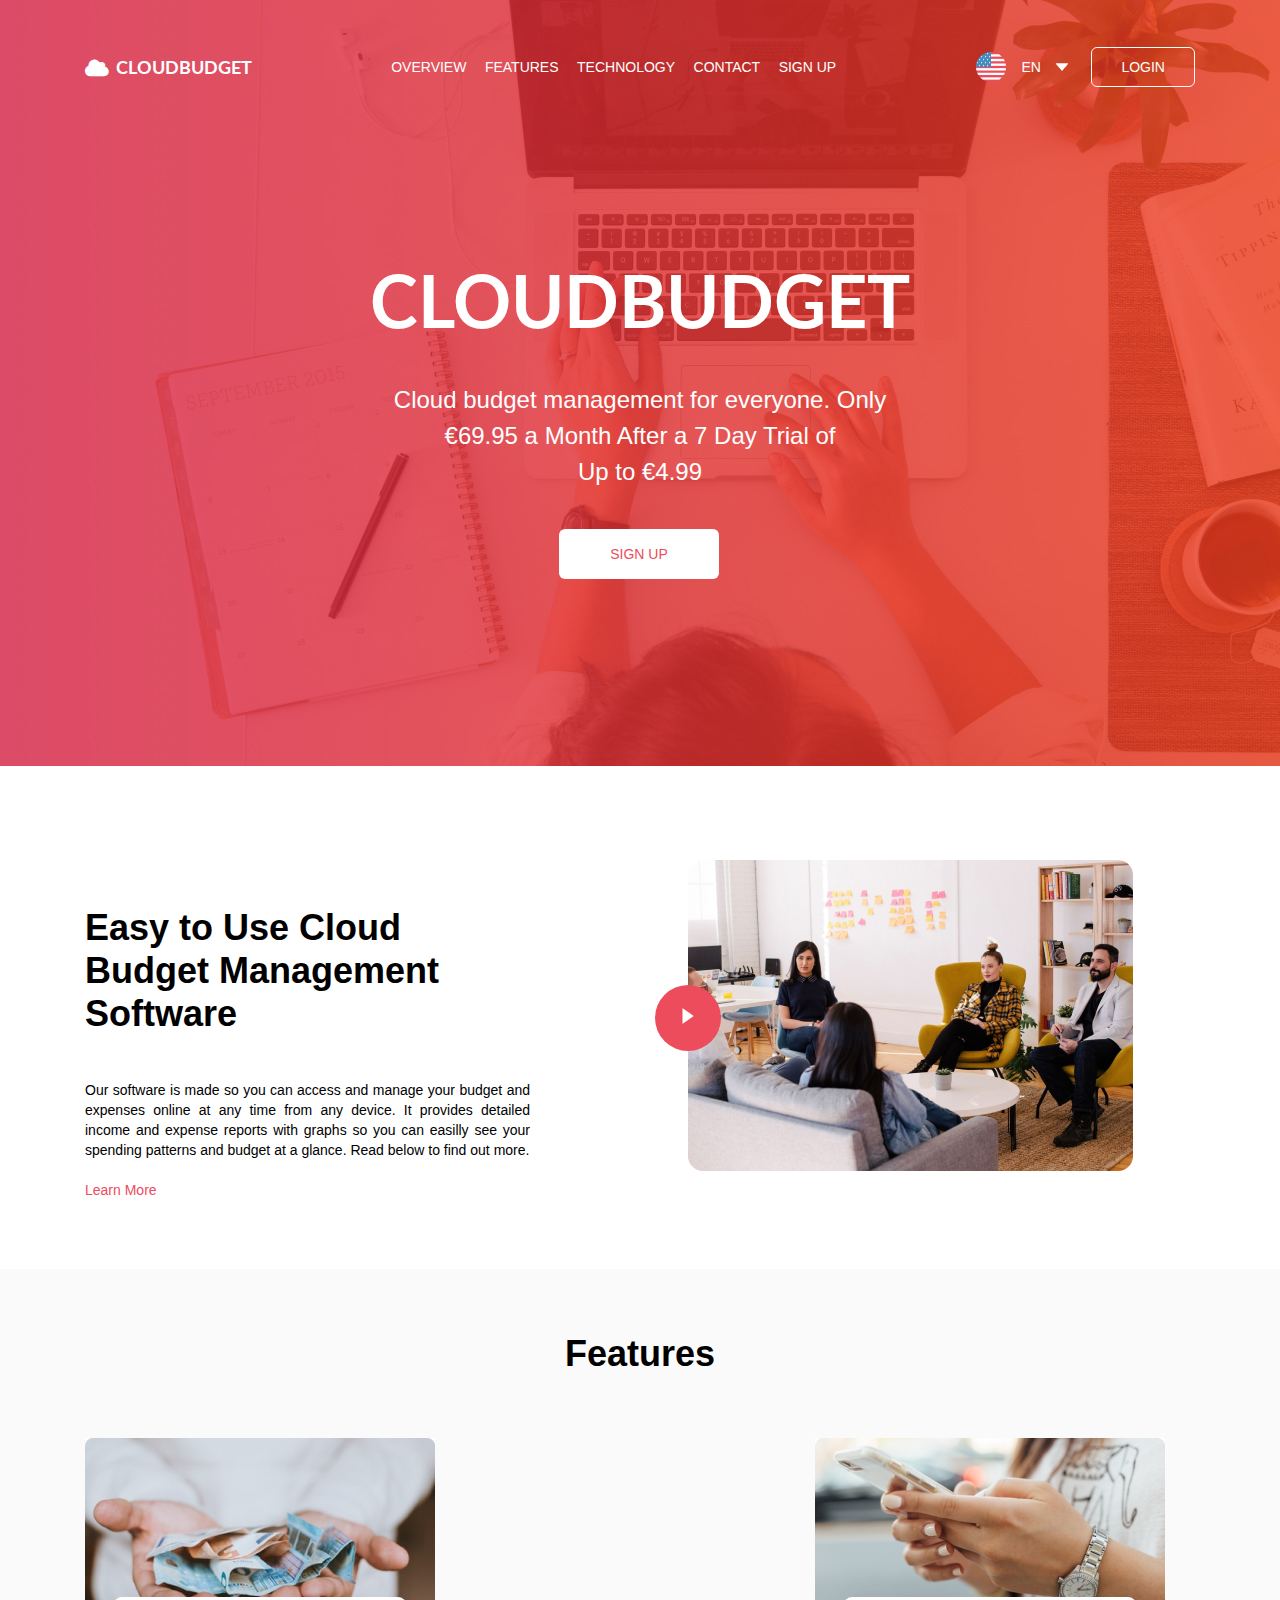
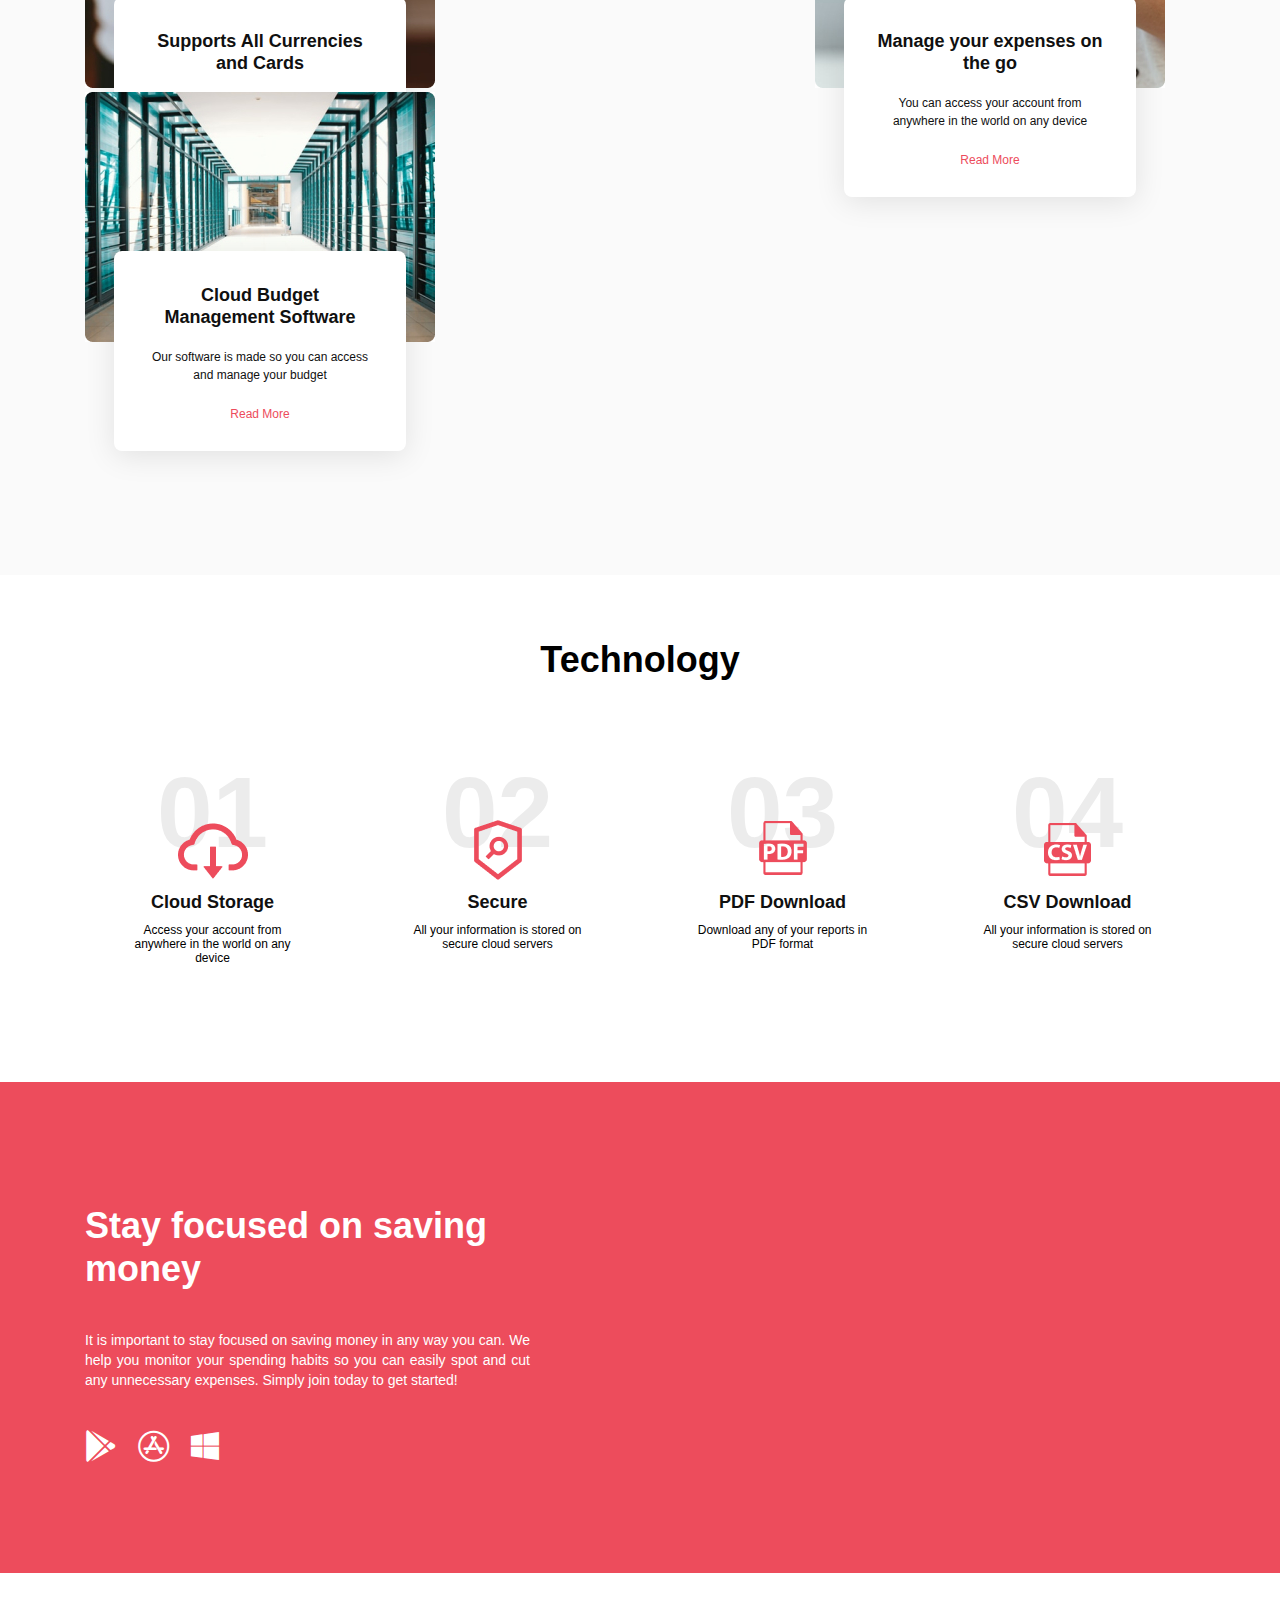
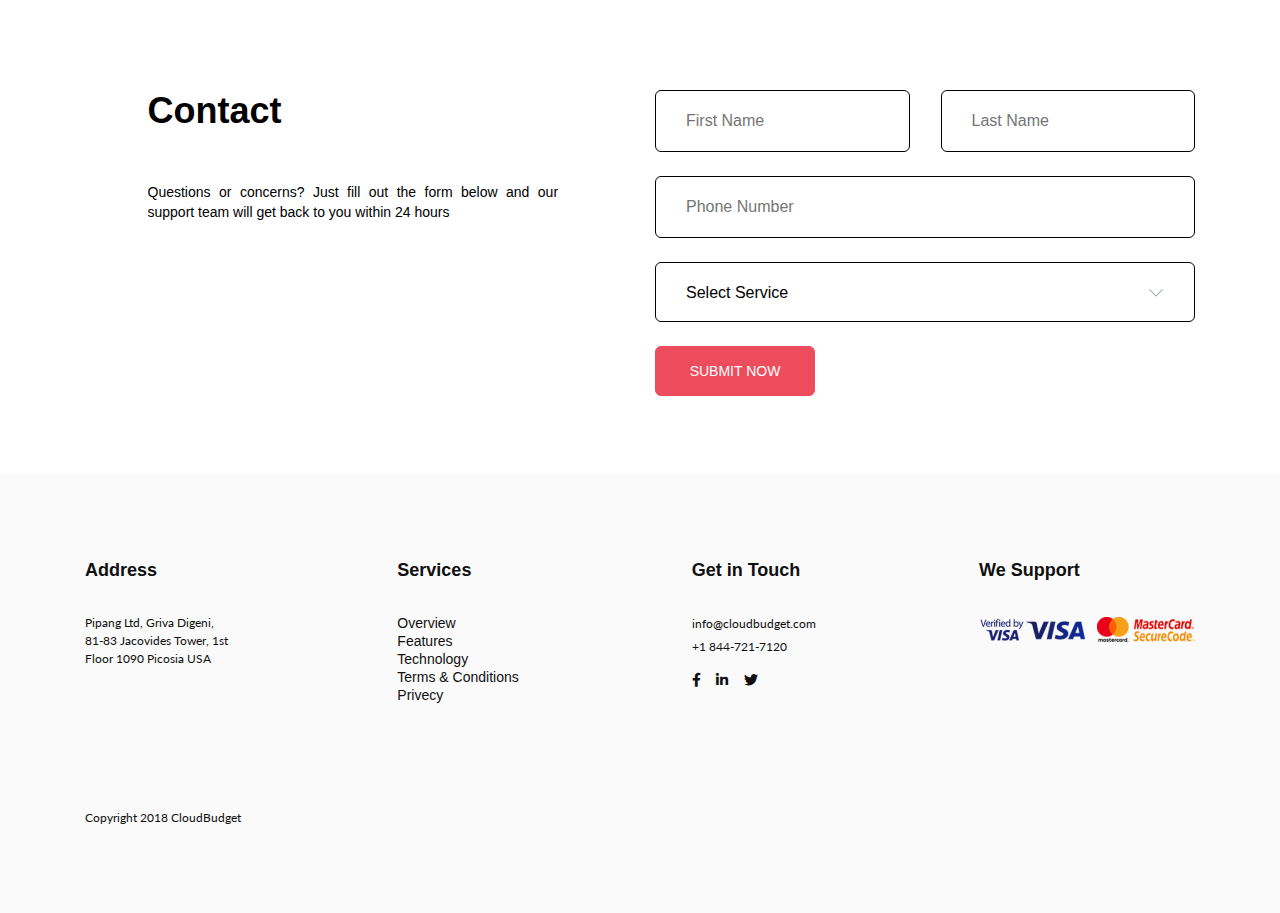
<file: index.html>
<!DOCTYPE html>
<html lang="en">
    <head>
        <meta charset="UTF-8" />
        <meta name="viewport" content="width=device-width, initial-scale=1.0" />
        <title>Document</title>
        <link
            rel="stylesheet"
            href="https://cdnjs.cloudflare.com/ajax/libs/font-awesome/5.13.0/css/all.min.css"
        />
        <link rel="stylesheet" href="./style/style.css" />
        <link
            href="https://fonts.googleapis.com/css2?family=Lato:wght@400;700&display=swap"
            rel="stylesheet"
        />
        <link rel="stylesheet" href="./style/media_request.css" />
        <link rel="stylesheet" href="./style/owl.carousel.min.css" />
        <link rel="stylesheet" href="./style/owl.theme.default.min.css" />
        <link rel="stylesheet" href="./style/animate.css" />
        <link rel="stylesheet" href="./preprocessor/style_scss.css" />
        <link rel="stylesheet" href="./preprocessor/style_sass.css" />
    </head>
    <body>
        <div class="wrapper">
            <!-- 1 контейнер -->
            <section class="container1">
                <heder class="header center">
                    <div class="logo">
                        <i class="fas fa-cloud"></i>
                        <h3>CloudBudget</h3>
                    </div>

                    <nav class="menu" id="menu">
                        <ul>
                            <li><a href="#overview">OVERVIEW</a></li>
                            <li><a href="#features">FEATURES</a></li>
                            <li><a href="#technology">TECHNOLOGY</a></li>
                            <li><a href="#contact">CONTACT</a></li>
                            <li><a href="#">Sign up</a></li>
                        </ul>
                    </nav>

                    <div class="head_right">
                        <div class="language">
                            <img
                                id="EN"
                                class="EN"
                                src="./img/cont1/flag.png"
                                alt="flag"
                            />
                            <div class="style_select_language">
                                <select
                                    class="select_language"
                                    id="select_language"
                                >
                                    <option
                                        selected="selected"
                                        data-url="./index.html"
                                        data-price="./img/cont1/flag.png"
                                        id="switcher-en"
                                        >EN</option
                                    >
                                    <option
                                        data-url="./index_ru.html"
                                        data-price="./img/cont1/flag_ru.png"
                                        id="switcher-ru"
                                        >RU</option
                                    >
                                </select>
                            </div>
                        </div>

                        <button type="submit" class="btn_login">
                            LOGIN
                        </button>
                    </div>

                    <span class="burger" id="burger">
                        <i></i>
                        <i></i>
                        <i></i>
                    </span>
                </heder>

                <div class="menu_background" id="menu_background">
                    <nav class="menu">
                        <ul>
                            <li><a href="#overview">OVERVIEW</a></li>
                            <li><a href="#features">FEATURES</a></li>
                            <li><a href="#technology">TECHNOLOGY</a></li>
                            <li><a href="#contact">CONTACT</a></li>
                            <li><a href="#">Sign up</a></li>
                        </ul>
                    </nav>

                    <div class="head_right">
                        <div class="language">
                            <img
                                id="EN"
                                class="EN"
                                src="./img/cont1/flag.png"
                                alt="flag"
                            />
                            <div class="style_select_language">
                                <select
                                    class="select_language"
                                    id="select_language"
                                >
                                    <option selected="selected"
                                        data-url="./index.html"
                                        data-price="./img/cont1/flag.png"
                                        >EN</option
                                    >
                                    <option
                                        data-url="./index_ru.html"
                                        data-price="./img/cont1/flag_ru.png"
                                        >RU</option
                                    >
                                </select>
                            </div>
                        </div>

                        <button type="submit" class="btn_login">
                            LOGIN
                        </button>
                    </div>
                </div>

                <div class="text_cont1 center">
                    <h1>CloudBudget</h1>
                    <p>
                        Cloud budget management for everyone. Only €69.95 a
                        Month After a 7 Day Trial of <br />
                        Up to €4.99
                    </p>

                    <button type="submit" class="btn_sign_up">
                        Sign Up
                    </button>
                </div>
            </section>

            <!-- 2 контейнер -->
            <section class="container2 center">
                <a name="overview"></a>
                <div class="content_cont2">
                    <div class="text_cont2">
                        <h2>
                            Easy to Use Cloud Budget Management Software
                        </h2>
                        <p>
                            Our software is made so you can access and manage
                            your budget and expenses online at any time from any
                            device. It provides detailed income and expense
                            reports with graphs so you can easilly see your
                            spending patterns and budget at a glance. Read below
                            to find out more.
                            <br />
                            <br />
                            <a href="#">Learn More</a>
                        </p>
                    </div>
                    <div class="img_cont2">
                        <div class="video_cont2">
                            <button type="submit" class="btn_play">
                                <img
                                    src="./img/cont2/playSolid.png"
                                    alt="playSolid"
                                />
                            </button>
                            <img
                                src="./img/cont2/picture_cont2.jpg"
                                alt="picture"
                            />
                        </div>
                    </div>
                </div>
            </section>

            <!-- 3 контейнер -->
            <section class="container3">
                <a name="features"></a>
                <div class="content_cont3 center">
                    <h2>Features</h2>
                    <div class="cards">
                        <div class="content_card">
                            <img src="./img/cont3/card1.jpg" alt="card1" />
                            <div class="wrapper_text_card">
                                <div class="text_card">
                                    <h3>
                                        Supports All Currencies and Cards
                                    </h3>
                                    <p>
                                        We support all popular currencies and is
                                        fully customizable to add
                                    </p>
                                    <div class="link_cont3">
                                        <a href="#">Read More</a>
                                    </div>
                                </div>
                            </div>
                        </div>

                        <div class="content_card">
                            <img src="./img/cont3/card2.jpg" alt="card2" />
                            <div class="wrapper_text_card">
                                <div class="text_card">
                                    <h3>
                                        Manage your expenses on the go
                                    </h3>
                                    <p>
                                        You can access your account from
                                        anywhere in the world on any device
                                    </p>
                                    <div class="link_cont3">
                                        <a href="#">Read More</a>
                                    </div>
                                </div>
                            </div>
                        </div>

                        <div class="content_card">
                            <img src="./img/cont3/card3.jpg" alt="card3" />
                            <div class="wrapper_text_card">
                                <div class="text_card">
                                    <h3>
                                        Cloud Budget Management Software
                                    </h3>
                                    <p>
                                        Our software is made so you can access
                                        and manage your budget
                                    </p>
                                    <div class="link_cont3">
                                        <a href="#">Read More</a>
                                    </div>
                                </div>
                            </div>
                        </div>
                    </div>
                </div>
            </section>

            <!-- 4 контейнер -->
            <section class="container4 center">
                <a name="technology"></a>
                <h2>Technology</h2>
                <div class="cards_cont4">
                    <div class="content_card_cont4">
                        <h3>01</h3>
                        <h4>Cloud Storage</h4>
                        <p>
                            Access your account from anywhere in the world on
                            any device
                        </p>
                        <div class="icon_cont4">
                            <img
                                src="./img/cont4/cloud_download.png"
                                alt="cloud_download"
                            />
                        </div>
                    </div>

                    <div class="content_card_cont4">
                        <h3>02</h3>
                        <h4>Secure</h4>
                        <p>
                            All your information is stored on secure cloud
                            servers
                        </p>
                        <div class="icon_cont4">
                            <img
                                src="./img/cont4/security.png"
                                alt="cloud_download"
                            />
                        </div>
                    </div>

                    <div class="content_card_cont4">
                        <h3>03</h3>
                        <h4>PDF Download</h4>
                        <p>
                            Download any of your reports in PDF format
                        </p>
                        <div class="icon_cont4">
                            <img
                                src="./img/cont4/file_pdf.png"
                                alt="cloud_download"
                            />
                        </div>
                    </div>

                    <div class="content_card_cont4">
                        <h3>04</h3>
                        <h4>CSV Download</h4>
                        <p>
                            All your information is stored on secure cloud
                            servers
                        </p>
                        <div class="icon_cont4">
                            <img
                                src="./img/cont4/csv.png"
                                alt="cloud_download"
                            />
                        </div>
                    </div>
                </div>
            </section>

            <!-- 5 контейнер -->
            <section class="container5">
                <div class="content_cont5 center">
                    <div class="text_cont5">
                        <h2>
                            Stay focused on saving money
                        </h2>
                        <p>
                            It is important to stay focused on saving money in
                            any way you can. We help you monitor your spending
                            habits so you can easily spot and cut any
                            unnecessary expenses. Simply join today to get
                            started!
                        </p>
                        <div class="icon_shop">
                            <i class="fab fa-google-play"></i>
                            <i class="fab fa-app-store"></i>
                            <i class="fab fa-windows"></i>
                        </div>
                    </div>
                    <div class="carousel">
                        <div class="owl-carousel">
                            <div class="img">
                                <img
                                    src="./img/cont5/galleary_1.png"
                                    alt="galleary"
                                />
                            </div>
                            <div class="img">
                                <img
                                    src="./img/cont5/galleary_2.png"
                                    alt="galleary"
                                />
                            </div>
                            <div class="img">
                                <img
                                    src="./img/cont5/galleary_3.png"
                                    alt="galleary"
                                />
                            </div>
                        </div>
                    </div>
                </div>
            </section>

            <!-- 6 контейнер -->
            <section class="container6 center">
                <a name="contact"></a>
                <div class="text_content_cont6">
                    <h2>Contact</h2>
                    <p>
                        Questions or concerns? Just fill out the form below and
                        our support team will get back to you within 24 hours
                    </p>
                </div>
                <div class="input_cont6">
                    <div class="name">
                        <input
                            class="input_firstName"
                            type="text"
                            placeholder="First Name"
                            autocomplete="on"
                        />
                        <input
                            class="input_lastName"
                            type="text"
                            placeholder="Last Name"
                            autocomplete="on"
                        />
                    </div>
                    <input
                        class="input_tel"
                        type="tel"
                        placeholder="Phone Number"
                        autocomplete="on"
                    />
                    <div class="style_select_service">
                        <select class="select_service">
                            <option value="0">Select Service</option>
                            <option value="1">Select Service</option>
                            <option value="2">Select Service</option>
                            <option value="3">Select Service</option>
                            <option value="4">Select Service</option>
                        </select>
                    </div>

                    <input
                        class="btn_submit"
                        type="submit"
                        value="Submit Now"
                    />
                </div>
            </section>

            <!-- 7 контейнер -->
            <section class="container7">
                <div class="content_cont7 center">
                    <div class="address">
                        <h2>Address</h2>
                        <address>
                            Pipang Ltd, Griva Digeni, <br />
                            81-83 Jacovides Tower, 1st <br />
                            Floor 1090 Picosia USA
                        </address>
                    </div>
                    <div class="services">
                        <h2>Services</h2>
                        <nav class="menu">
                            <ul>
                                <li><a href="#overview">Overview</a></li>
                                <li><a href="#features">Features</a></li>
                                <li>
                                    <a href="#technology">Technology</a>
                                </li>
                                <li><a href="#">Terms & Conditions</a></li>
                                <li><a href="#">Privecy</a></li>
                            </ul>
                        </nav>
                    </div>
                    <div class="get_in_touch">
                        <div class="content">
                            <h2>Get in Touch</h2>
                            <div class="email">
                                <a href="info@cloudbudget.com"
                                    >info@cloudbudget.com</a
                                >
                            </div>
                            <div class="phone">
                                <a href="+1 844-721-7120">+1 844-721-7120</a>
                            </div>
                        </div>
                        <div class="icon_messenger">
                            <i class="fab fa-facebook-f"></i>
                            <i class="fab fa-linkedin-in"></i>
                            <i class="fab fa-twitter"></i>
                        </div>
                    </div>
                    <div class="we_support">
                        <h2>We Support</h2>
                        <img src="./img/cont7/visa.png" alt="visa" />
                    </div>
                </div>
                <footer class="center">
                    <p>Copyright 2018 CloudBudget</p>
                </footer>
            </section>
        </div>

        <script
            src="https://code.jquery.com/jquery-3.4.1.slim.min.js"
            integrity="sha384-J6qa4849blE2+poT4WnyKhv5vZF5SrPo0iEjwBvKU7imGFAV0wwj1yYfoRSJoZ+n"
            crossorigin="anonymous"
        ></script>
        <script src="./script/owl.carousel.min.js"></script>
        <script src="./script/wow.min.js"></script>
        <script>
            new WOW().init();
        </script>
        <script>
            $(document).ready(function () {
                $(".owl-carousel").owlCarousel({
                    items: 1,
                    loop: true,
                    autoWidth: true,
                });
            });
        </script>
        <script src="./script/href.js"></script>
        <script src="./script/script.js"></script>
    </body>
</html>
</file>
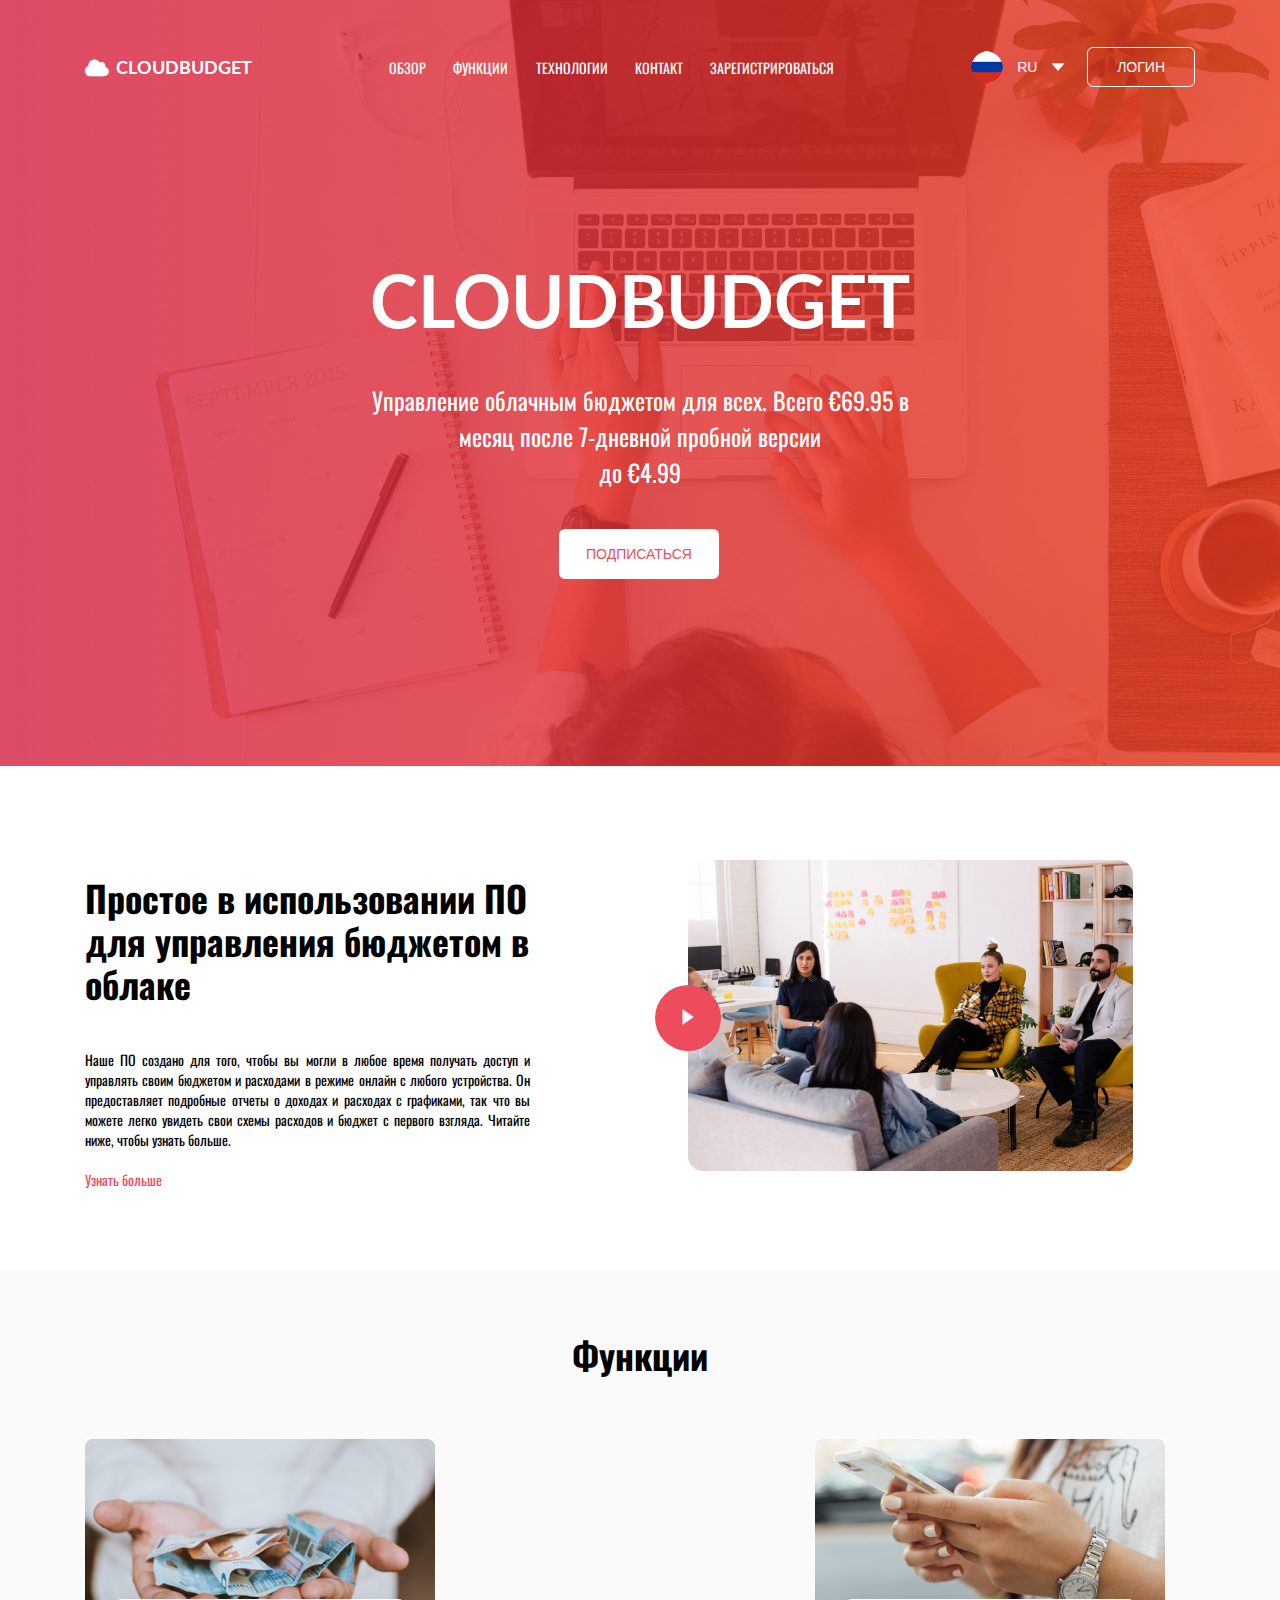
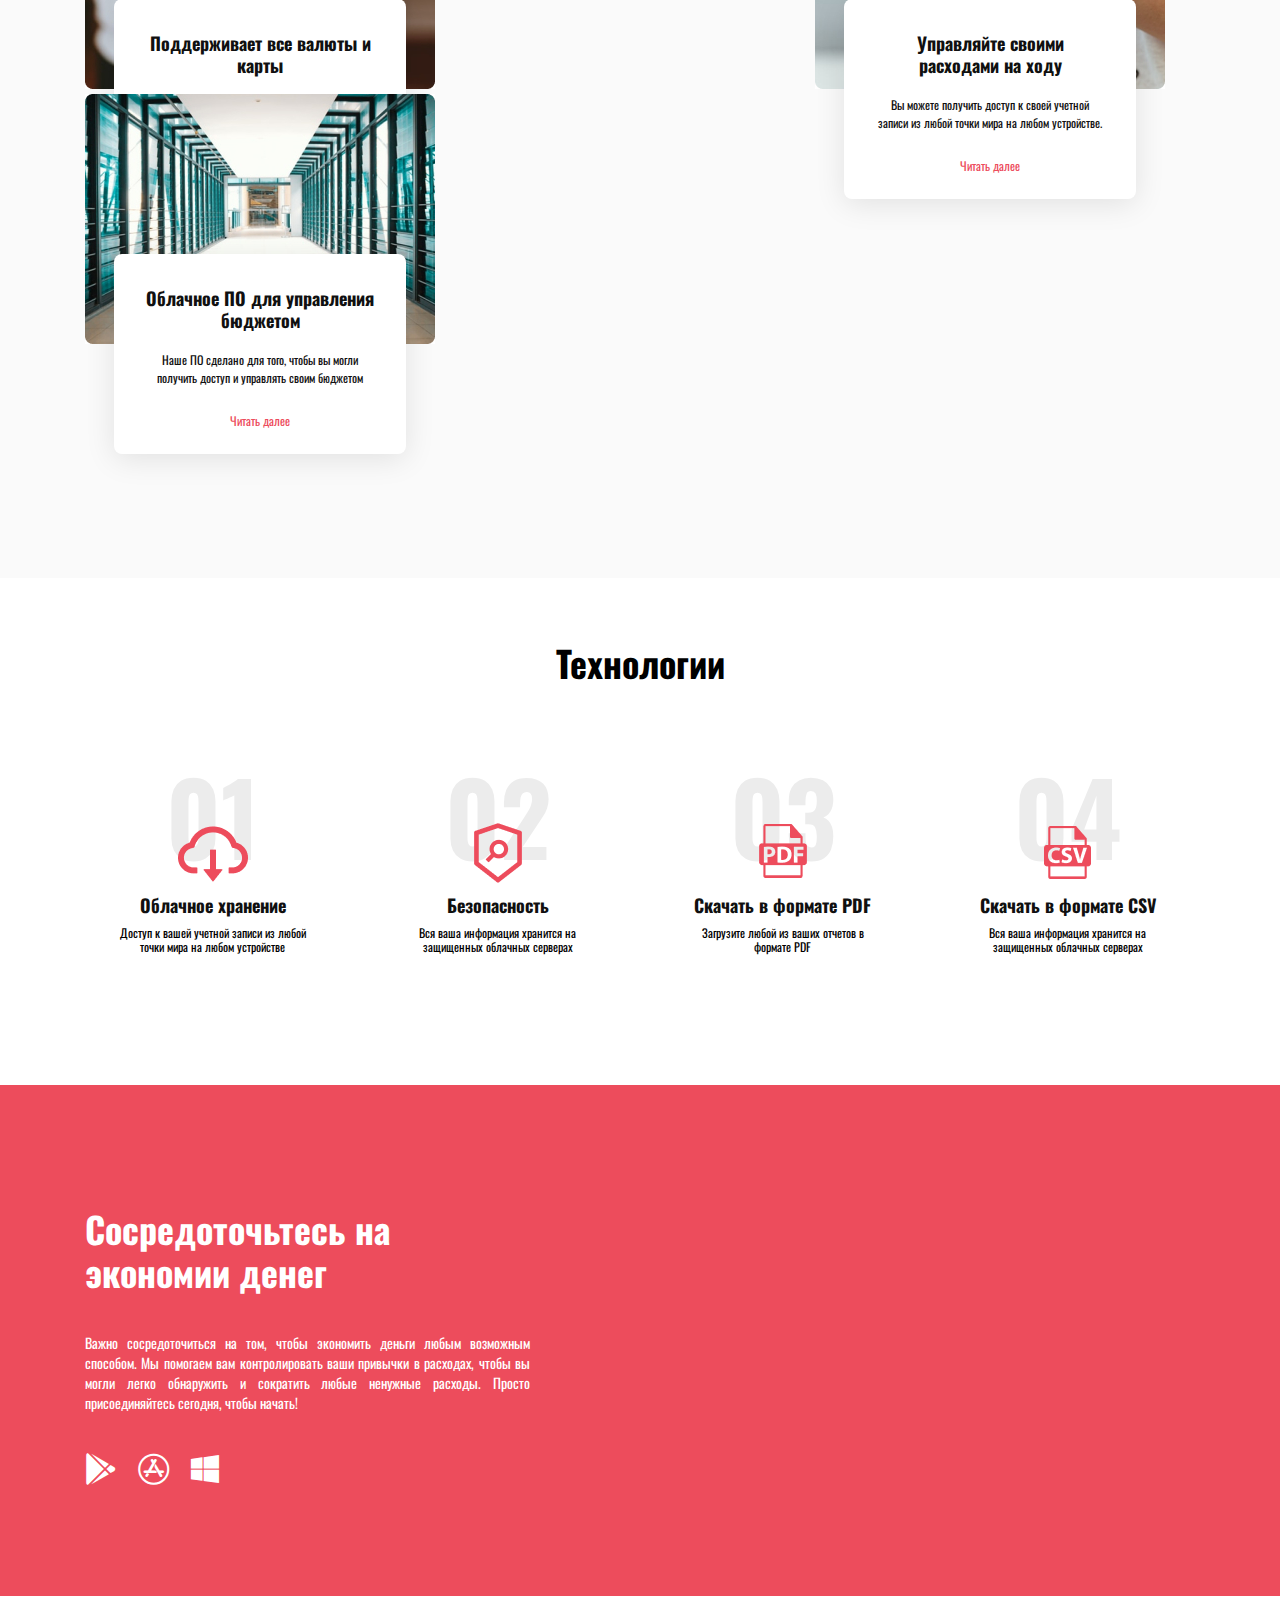
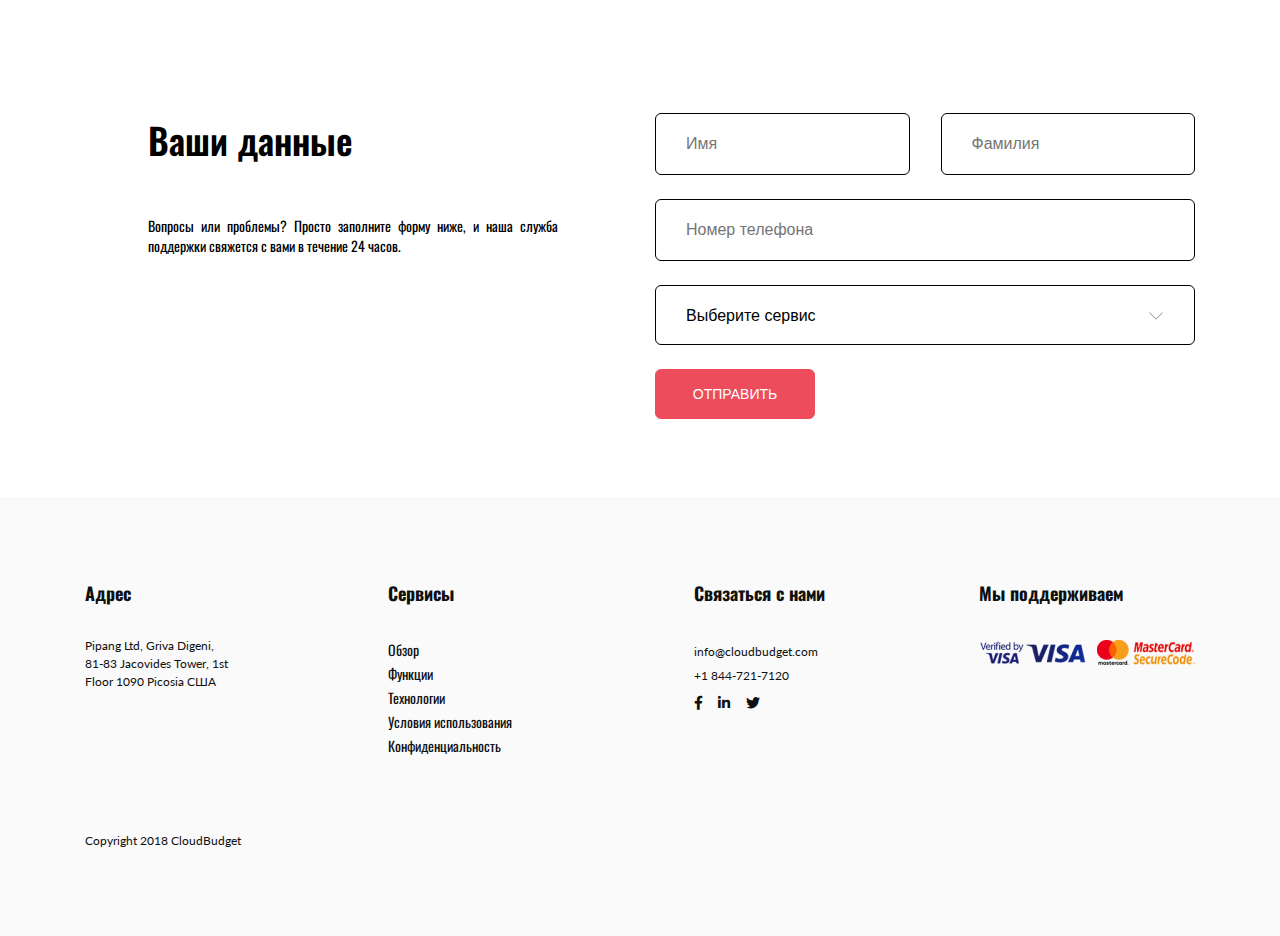
<file: index_ru.html>
<!DOCTYPE html>
<html lang="ru">
    <head>
        <meta charset="UTF-8" />
        <meta name="viewport" content="width=device-width, initial-scale=1.0" />
        <title>Документ</title>
        <link
            rel="stylesheet"
            href="https://cdnjs.cloudflare.com/ajax/libs/font-awesome/5.13.0/css/all.min.css"
        />
        <link rel="stylesheet" href="./style/style.css" />
        <link
            href="https://fonts.googleapis.com/css2?family=Lato:wght@400;700&display=swap"
            rel="stylesheet"
        />
        <link
            href="https://fonts.googleapis.com/css2?family=Oswald:wght@400;700&display=swap"
            rel="stylesheet"
        />
        <link rel="stylesheet" href="./style/media_request.css" />
        <link rel="stylesheet" href="./style/owl.carousel.min.css" />
        <link rel="stylesheet" href="./style/owl.theme.default.min.css" />
        <link rel="stylesheet" href="./style/animate.css" />
        <link rel="stylesheet" href="./preprocessor/style_scss.css" />
        <link rel="stylesheet" href="./preprocessor/style_sass.css" />
    </head>
    <body>
        <div class="wrapper">
            <!-- 1 контейнер -->
            <section class="container1">
                <heder class="header center">
                    <div class="logo">
                        <i class="fas fa-cloud"></i>
                        <h3>CloudBudget</h3>
                    </div>

                    <nav class="menu" id="menu">
                        <ul>
                            <li><a href="#overview">ОБЗОР</a></li>
                            <li><a href="#features">ФУНКЦИИ</a></li>
                            <li><a href="#technology">ТЕХНОЛОГИИ</a></li>
                            <li><a href="#contact">КОНТАКТ</a></li>
                            <li><a href="#">Зарегистрироваться</a></li>
                        </ul>
                    </nav>

                    <div class="head_right">
                        <div class="language">
                            <img
                                id="EN"
                                class="EN"
                                src="./img/cont1/flag_ru.png"
                                alt="flag"
                            />
                            <div class="style_select_language">
                                <select
                                    class="select_language"
                                    id="select_language"
                                >
                                    <option
                                        data-url="./index.html"
                                        data-price="./img/cont1/flag.png"
                                        id="switcher-en"
                                        >EN</option
                                    >
                                    <option
                                        selected="selected"
                                        data-url="./index_ru.html"
                                        data-price="./img/cont1/flag_ru.png"
                                        id="switcher-ru"
                                        >RU</option
                                    >
                                </select>
                            </div>
                        </div>

                        <button type="submit" class="btn_login">
                            Логин
                        </button>
                    </div>

                    <span class="burger" id="burger">
                        <i></i>
                        <i></i>
                        <i></i>
                    </span>
                </heder>

                <div class="menu_background" id="menu_background">
                    <nav class="menu">
                        <ul>
                            <li><a href="#overview">ОБЗОР</a></li>
                            <li><a href="#features">ФУНКЦИИ</a></li>
                            <li><a href="#technology">ТЕХНОЛОГИИ</a></li>
                            <li><a href="#contact">КОНТАКТ</a></li>
                            <li><a href="#">Зарегистрироваться</a></li>
                        </ul>
                    </nav>

                    <div class="head_right">
                        <div class="language">
                            <img
                                id="EN"
                                class="EN"
                                src="./img/cont1/flag_ru.png"
                                alt="flag"
                            />
                            <div class="style_select_language">
                                <select
                                    class="select_language"
                                    id="select_language"
                                >
                                    <option
                                        data-url="./index.html"
                                        data-price="./img/cont1/flag.png"
                                        >EN</option
                                    >
                                    <option
                                        selected="selected"
                                        data-url="./index_ru.html"
                                        data-price="./img/cont1/flag_ru.png"
                                        >RU</option
                                    >
                                </select>
                            </div>
                        </div>

                        <button type="submit" class="btn_login">
                            Логин
                        </button>
                    </div>
                </div>

                <div class="text_cont1 center">
                    <h1>CloudBudget</h1>
                    <p>
                        Управление облачным бюджетом для всех. Всего €69.95 в
                        месяц после 7-дневной пробной версии <br />
                        до €4.99
                    </p>

                    <button type="submit" class="btn_sign_up btn_sign_up_ru">
                        Подписаться
                    </button>
                </div>
            </section>

            <!-- 2 контейнер -->
            <section class="container2 center">
                <a name="overview"></a>
                <div class="content_cont2">
                    <div class="text_cont2 text_cont2_RU">
                        <h2>
                            Простое в использовании ПО для управления бюджетом в
                            облаке
                        </h2>
                        <p>
                            Наше ПО создано для того, чтобы вы могли в любое
                            время получать доступ и управлять своим бюджетом и
                            расходами в режиме онлайн с любого устройства. Он
                            предоставляет подробные отчеты о доходах и расходах
                            с графиками, так что вы можете легко увидеть свои
                            схемы расходов и бюджет с первого взгляда. Читайте
                            ниже, чтобы узнать больше.
                            <br />
                            <br />
                            <a href="#">Узнать больше</a>
                        </p>
                    </div>
                    <div class="img_cont2">
                        <div class="video_cont2">
                            <button type="submit" class="btn_play">
                                <img
                                    src="./img/cont2/playSolid.png"
                                    alt="playSolid"
                                />
                            </button>
                            <img
                                src="./img/cont2/picture_cont2.jpg"
                                alt="picture"
                            />
                        </div>
                    </div>
                </div>
            </section>

            <!-- 3 контейнер -->
            <section class="container3">
                <a name="features"></a>
                <div class="content_cont3 center">
                    <h2>Функции</h2>
                    <div class="cards">
                        <div class="content_card">
                            <img src="./img/cont3/card1.jpg" alt="card1" />
                            <div class="wrapper_text_card">
                                <div class="text_card">
                                    <h3>
                                        Поддерживает все валюты и карты
                                    </h3>
                                    <p>
                                        Мы поддерживаем все популярные валюты и
                                        полностью настраиваемы для добавления
                                    </p>
                                    <div class="link_cont3">
                                        <a href="#">Читать далее</a>
                                    </div>
                                </div>
                            </div>
                        </div>

                        <div class="content_card">
                            <img src="./img/cont3/card2.jpg" alt="card2" />
                            <div class="wrapper_text_card">
                                <div class="text_card">
                                    <h3>
                                        Управляйте своими расходами на ходу
                                    </h3>
                                    <p>
                                        Вы можете получить доступ к своей
                                        учетной записи из любой точки мира на
                                        любом устройстве.
                                    </p>
                                    <div class="link_cont3">
                                        <a href="#">Читать далее</a>
                                    </div>
                                </div>
                            </div>
                        </div>

                        <div class="content_card">
                            <img src="./img/cont3/card3.jpg" alt="card3" />
                            <div class="wrapper_text_card">
                                <div class="text_card">
                                    <h3>
                                        Облачное ПО для управления бюджетом
                                    </h3>
                                    <p>
                                        Наше ПО сделано для того, чтобы вы могли
                                        получить доступ и управлять своим
                                        бюджетом
                                    </p>
                                    <div class="link_cont3">
                                        <a href="#">Читать далее</a>
                                    </div>
                                </div>
                            </div>
                        </div>
                    </div>
                </div>
            </section>

            <!-- 4 контейнер -->
            <section class="container4 center">
                <a name="technology"></a>
                <h2>Технологии</h2>
                <div class="cards_cont4">
                    <div class="content_card_cont4">
                        <h3>01</h3>
                        <h4>Облачное хранение</h4>
                        <p>
                            Доступ к вашей учетной записи из любой точки мира на
                            любом устройстве
                        </p>
                        <div class="icon_cont4">
                            <img
                                src="./img/cont4/cloud_download.png"
                                alt="cloud_download"
                            />
                        </div>
                    </div>

                    <div class="content_card_cont4">
                        <h3>02</h3>
                        <h4>Безопасность</h4>
                        <p>
                            Вся ваша информация хранится на защищенных облачных
                            серверах
                        </p>
                        <div class="icon_cont4">
                            <img
                                src="./img/cont4/security.png"
                                alt="cloud_download"
                            />
                        </div>
                    </div>

                    <div class="content_card_cont4">
                        <h3>03</h3>
                        <h4>Скачать в формате PDF</h4>
                        <p>
                            Загрузите любой из ваших отчетов в формате PDF
                        </p>
                        <div class="icon_cont4">
                            <img
                                src="./img/cont4/file_pdf.png"
                                alt="cloud_download"
                            />
                        </div>
                    </div>

                    <div class="content_card_cont4">
                        <h3>04</h3>
                        <h4>Скачать в формате CSV</h4>
                        <p>
                            Вся ваша информация хранится на защищенных облачных
                            серверах
                        </p>
                        <div class="icon_cont4">
                            <img
                                src="./img/cont4/csv.png"
                                alt="cloud_download"
                            />
                        </div>
                    </div>
                </div>
            </section>

            <!-- 5 контейнер -->
            <section class="container5">
                <div class="content_cont5 center">
                    <div class="text_cont5">
                        <h2>
                            Сосредоточьтесь на экономии денег
                        </h2>
                        <p>
                            Важно сосредоточиться на том, чтобы экономить деньги
                            любым возможным способом. Мы помогаем вам
                            контролировать ваши привычки в расходах, чтобы вы
                            могли легко обнаружить и сократить любые ненужные
                            расходы. Просто присоединяйтесь сегодня, чтобы
                            начать!
                        </p>
                        <div class="icon_shop">
                            <i class="fab fa-google-play"></i>
                            <i class="fab fa-app-store"></i>
                            <i class="fab fa-windows"></i>
                        </div>
                    </div>
                    <div class="carousel">
                        <div class="owl-carousel">
                            <div class="img">
                                <img
                                    src="./img/cont5/galleary_1.png"
                                    alt="galleary"
                                />
                            </div>
                            <div class="img">
                                <img
                                    src="./img/cont5/galleary_2.png"
                                    alt="galleary"
                                />
                            </div>
                            <div class="img">
                                <img
                                    src="./img/cont5/galleary_3.png"
                                    alt="galleary"
                                />
                            </div>
                        </div>
                    </div>
                </div>
            </section>

            <!-- 6 контейнер -->
            <section class="container6 center">
                <a name="contact"></a>
                <div class="text_content_cont6">
                    <h2>Ваши данные</h2>
                    <p>
                        Вопросы или проблемы? Просто заполните форму ниже, и
                        наша служба поддержки свяжется с вами в течение 24
                        часов.
                    </p>
                </div>
                <div class="input_cont6">
                    <div class="name">
                        <input
                            class="input_firstName"
                            type="text"
                            placeholder="Имя"
                            autocomplete="on"
                        />
                        <input
                            class="input_lastName"
                            type="text"
                            placeholder="Фамилия"
                            autocomplete="on"
                        />
                    </div>
                    <input
                        class="input_tel"
                        type="tel"
                        placeholder="Номер телефона"
                        autocomplete="on"
                    />
                    <div class="style_select_service">
                        <select class="select_service">
                            <option value="0">Выберите сервис</option>
                            <option value="1">Выберите сервис</option>
                            <option value="2">Выберите сервис</option>
                            <option value="3">Выберите сервис</option>
                            <option value="4">Выберите сервис</option>
                        </select>
                    </div>

                    <input class="btn_submit" type="submit" value="Отправить" />
                </div>
            </section>

            <!-- 7 контейнер -->
            <section class="container7">
                <div class="content_cont7 center">
                    <div class="address">
                        <h2>Адрес</h2>
                        <address>
                            Pipang Ltd, Griva Digeni, <br />
                            81-83 Jacovides Tower, 1st <br />
                            Floor 1090 Picosia США
                        </address>
                    </div>
                    <div class="services services_RU">
                        <h2>Сервисы</h2>
                        <nav class="menu">
                            <ul>
                                <li><a href="#overview">Обзор</a></li>
                                <li><a href="#features">Функции</a></li>
                                <li>
                                    <a href="#technology">Технологии</a>
                                </li>
                                <li><a href="#">Условия использования</a></li>
                                <li><a href="#">Конфиденциальность</a></li>
                            </ul>
                        </nav>
                    </div>
                    <div class="get_in_touch">
                        <div class="content content_RU">
                            <h2>Связаться с нами</h2>
                            <div class="email">
                                <a href="info@cloudbudget.com"
                                    >info@cloudbudget.com</a
                                >
                            </div>
                            <div class="phone phone_RU">
                                <a href="+1 844-721-7120">+1 844-721-7120</a>
                            </div>
                        </div>
                        <div class="icon_messenger">
                            <i class="fab fa-facebook-f"></i>
                            <i class="fab fa-linkedin-in"></i>
                            <i class="fab fa-twitter"></i>
                        </div>
                    </div>
                    <div class="we_support">
                        <h2>Мы поддерживаем</h2>
                        <img src="./img/cont7/visa.png" alt="visa" />
                    </div>
                </div>
                <footer class="center">
                    <p>Copyright 2018 CloudBudget</p>
                </footer>
            </section>
        </div>

        <script
            src="https://code.jquery.com/jquery-3.4.1.slim.min.js"
            integrity="sha384-J6qa4849blE2+poT4WnyKhv5vZF5SrPo0iEjwBvKU7imGFAV0wwj1yYfoRSJoZ+n"
            crossorigin="anonymous"
        ></script>
        <script src="./script/owl.carousel.min.js"></script>
        <script src="./script/wow.min.js"></script>
        <script>
            new WOW().init();
        </script>
        <script>
            $(document).ready(function () {
                $(".owl-carousel").owlCarousel({
                    items: 1,
                    loop: true,
                    autoWidth: true,
                });
            });
        </script>
        <script src="./script/href.js"></script>
        <script src="./script/script.js"></script>
    </body>
</html>
</file>
<file: style/style.css>
* {
    margin: 0;
    padding: 0;
    border: 0;
    outline: 0; /* отступы поля ввода */
    list-style-type: none;
}

body {
    font-family: "Lato", sans-serif;
    font-family: 'Oswald', sans-serif;
    font-weight: 400;
}

.wrapper {
    max-width: 1440px;
    width: 100%;
    margin: 0 auto;
}

.center {
    max-width: 1110px;
    width: 90%;
    margin: 0 auto;
}

/* Старт container1 */

.container1 {
    background-image: url(../img/cont1/background_cont1.jpg);
    background-repeat: no-repeat;
    background-position: center;
    object-fit: cover;
    min-height: 766px;
}

.container1 .header {
    height: 100px;
    padding-top: 17px;
    display: flex;
    align-items: center;
    color: white;
    justify-content: space-between;
}

.container1 .header .logo {
    display: flex;
    align-items: center;
}

.container1 .header .logo i {
    font-size: 19px;
}

.container1 .header .logo h3 {
    font-family: "Lato", sans-serif;
    font-weight: bold;
    font-size: 18px;
    text-transform: uppercase;
    margin-left: 7px;
}

.container1 .header .menu {
    width: 445px;
}

.container1 .header .menu ul {
    display: flex;
    justify-content: space-between;
}

.container1 .header .menu ul li {
    cursor: pointer;
}

.container1 .header .menu ul li a {
    text-decoration: none;
    font-size: 14px;
    font-weight: 400;
    text-transform: uppercase;
    color: #ffffff;
}

.container1 .header .menu ul li a:hover,
.container1 .header .menu ul li a:focus,
.container1 .header .menu ul li a:active {
    color: #ffb9b9;
}

.container1 .header .head_right {
    display: flex;
    align-items: center;
}

.container1 .header .head_right .language {
    display: flex;
    align-items: center;
    width: 96px;
    justify-content: space-between;
}

.container1
    .header
    .head_right
    .language
    .style_select_language
    .select_language {
    border-radius: 0;
    background: transparent;
    height: 34px;
    padding: 5px;
    border: 0;
    font-size: 14px;
    -webkit-appearance: none;
    width: 55px;
    font-weight: 400;
    color: #ffffff;
}

.container1 .header .head_right .language .style_select_language {
    height: 34px;
    background: url(../img/cont1/arrow_select_language.png) no-repeat right;
    width: 55px;
}

/* .container1
    .header
    .head_right
    .language
    .style_select_language
    .select_language:hover,
.container1
    .header
    .head_right
    .language
    .style_select_language
    .select_language:focus,
.container1
    .header
    .head_right
    .language
    .style_select_language
    .select_language:active {
    cursor: pointer;
    border: 1px #b4b4b4 solid;
} */

.container1 .header .head_right .language img {
    max-width: 100%;
}

.container1 .header .head_right .btn_login {
    font-size: 14px;
    font-weight: 400;
    padding: 11px 29px;
    border: 1px solid #ffffff;
    border-radius: 6px;
    text-transform: uppercase;
    color: #ffffff;
    margin-left: 20px;
    background: transparent;
    cursor: pointer;
}

.container1 .header .head_right .btn_login:hover,
.container1 .header .head_right .btn_login:focus {
    color: #ffb9b9;
    border-color: #ffb9b9;
}

/* Работа с бургер меню */

.container1 .burger {
    display: none;
}

.container1 .menu_background {
    display: none;
    position: absolute;
    background-color: rgba(237, 76, 92, 0.9);
    width: 100%;
    height: 100vh;
    max-height: 766px;
    left: 0;
    top: 0;
}

.container1 .menu_background .menu {
    margin-top: 117px;
}

.container1 .menu_background .menu ul {
    display: grid;
    grid-template-columns: 1fr;
    grid-template-rows: repeat(5, 1fr);
    margin-left: 5%;
    margin-right: 5%;
    grid-row-gap: 5px;
}

.container1 .menu_background .menu ul li {
    padding: 5px 0;
    text-align: end;
}

.container1 .menu_background .menu ul li a {
    text-decoration: none;
    font-size: 14px;
    font-weight: 400;
    text-transform: uppercase;
    color: #ffffff;
}

.container1 .menu_background .menu ul li a:hover,
.container1 .menu_background .menu ul li a:focus,
.container1 .menu_background .menu ul li a:active {
    color: #ffb9b9;
}

.container1 .menu_background .head_right {
    display: flex;
    flex-direction: column-reverse;
    align-items: flex-end;
    margin-left: 5%;
    margin-top: 5px;
    margin-right: 5%;
}

.container1 .menu_background .head_right .language {
    display: flex;
    align-items: center;
    width: 96px;
    justify-content: space-between;
    margin-top: 10px;
}

.container1
    .menu_background
    .head_right
    .language
    .style_select_language
    .select_language {
    border-radius: 0;
    background: transparent;
    height: 34px;
    padding: 5px;
    border: 0;
    font-size: 14px;
    -webkit-appearance: none;
    width: 55px;
    font-weight: 400;
    color: #ffffff;
}

.container1 .menu_background .head_right .language .style_select_language {
    height: 34px;
    background: url(../img/cont1/arrow_select_language.png) no-repeat right;
    width: 55px;
}

.container1 .menu_background .head_right .btn_login {
    font-size: 14px;
    font-weight: 400;
    padding: 11px 29px;
    border: 1px solid #ffffff;
    border-radius: 6px;
    text-transform: uppercase;
    color: #ffffff;
    margin-top: 5px;
    background: transparent;
    cursor: pointer;
}

.container1 .menu_background .head_right .btn_login:hover,
.container1 .menu_background .head_right .btn_login:focus {
    color: #ffb9b9;
    border-color: #ffb9b9;
}

/* Работа с бургер меню */

.container1 .text_cont1 h1 {
    font-family: "Lato", sans-serif;
    font-weight: bold;
    font-size: 72px;
    text-align: center;
    text-transform: uppercase;
    padding-top: 140px;
    color: #ffffff;
}

.container1 .text_cont1 p {
    font-size: 24px;
    color: #ffffff;
    width: 540px;
    text-align: center;
    margin-left: calc(50% - 270px);
    margin-top: 39px;
    line-height: 36px;
}

.container1 .text_cont1 .btn_sign_up {
    padding: 17px 51px;
    font-size: 14px;
    width: 160px;
    color: #ed4c5c;
    border-radius: 6px;
    background-color: #ffffff;
    text-transform: uppercase;
    margin-top: 39px;
    margin-left: calc(50% - 81px);
    margin-bottom: 187px;
    cursor: pointer;
}

.container1 .text_cont1 .btn_sign_up_ru
{
    padding: 17px 27px;
}

.container1 .text_cont1 .btn_sign_up:hover,
.container1 .text_cont1 .btn_sign_up:focus {
    background-color: #ffb9b9;
}

/* Старт container2 */

.container2 .content_cont2 {
    display: flex;
}

.container2 .content_cont2 .text_cont2 {
    width: 445px;
    margin-top: 140px;
    margin-right: 125px;
}

.container2 .content_cont2 .text_cont2_RU {
    margin-top: 110px;
}

.container2 .content_cont2 .text_cont2 h2 {
    font-weight: bold;
    font-size: 36px;
    line-height: 43px;
    color: #000000;
}

.container2 .content_cont2 .text_cont2 p {
    font-size: 14px;
    line-height: 20px;
    text-align: justify;
    color: #000000;
    margin-top: 45px;
}

.container2 .content_cont2 .text_cont2 p a {
    text-decoration: none;
    color: #ed4c5c;
}

.container2 .content_cont2 .text_cont2 p a:hover,
.container2 .content_cont2 .text_cont2 p a:focus,
.container2 .content_cont2 .text_cont2 p a:active {
    border-bottom: 1px solid #ffb9b9;
    color: #ffb9b9;
    font-weight: 700;
}

.container2 .content_cont2 .img_cont2 {
    margin-top: 94px;
    margin-bottom: 94px;
    padding-left: 33px;
}

.container2 .content_cont2 .img_cont2 .video_cont2 {
    position: relative;
}

.container2 .content_cont2 .img_cont2 img {
    max-width: 100%;
}

.container2 .content_cont2 .img_cont2 .btn_play {
    position: absolute;
    width: 66px;
    height: 66px;
    border-radius: 33px;
    background: #ed4c5c;
    left: -33px;
    bottom: calc(50% - 33px);
}

.container2 .content_cont2 .img_cont2 .btn_play i {
    font-size: 18px;
    color: white;
}

/* Старт container3 */

.container3 {
    background-color: #fafafa;
}

.container3 .cards {
    display: flex;
    flex-wrap: wrap;
    justify-content: space-between;
    grid-column-gap: 30px;
    padding-bottom: 229px;
}

.container3 .content_cont3 h2 {
    font-weight: bold;
    font-size: 36px;
    line-height: 43px;
    text-align: center;
    color: #000000;
    padding-top: 63px;
    padding-bottom: 63px;
}

.container3 .content_cont3 .cards .content_card {
    position: relative;
    margin-right: 30px;
}

.container3 .content_cont3 .cards .content_card:last-child {
    margin-right: 0;
}

.container3 .content_cont3 .cards .content_card img {
    max-width: 100%;
}

.container3 .content_cont3 .cards .content_card .wrapper_text_card {
    position: absolute;
    height: 200px;
    width: 83.43%;
    margin-left: calc(50% - 146px);
    margin-top: -95px;
    background-color: white;
    box-shadow: 0px 5px 30px rgba(0, 0, 0, 0.1);
    border-radius: 8px;
}

.container3 .content_cont3 .cards .content_card .wrapper_text_card .text_card {
    padding-top: 33px;
    padding-left: 32px;
    padding-right: 32px;
}

.container3
    .content_cont3
    .cards
    .content_card
    .wrapper_text_card
    .text_card
    h3 {
    font-weight: bold;
    font-size: 18px;
    line-height: 22px;
    text-align: center;
    color: #101010;
}

.container3
    .content_cont3
    .cards
    .content_card
    .wrapper_text_card
    .text_card
    p {
    font-size: 12px;
    line-height: 18px;
    text-align: center;
    color: #101010;
    padding-top: 20px;
}

.container3
    .content_cont3
    .cards
    .content_card
    .wrapper_text_card
    .text_card
    .link_cont3 {
    text-align: center;
    padding-top: 20px;
}

.container3
    .content_cont3
    .cards
    .content_card
    .wrapper_text_card
    .text_card
    .link_cont3
    a {
    text-decoration: none;
    font-size: 12px;
    line-height: 18px;
    color: #ed4c5c;
}

/* .container3
    .content_cont3
    .cards
    .content_card
    .wrapper_text_card
    .text_card
    .link_cont3
    a:hover,
.container3
    .content_cont3
    .cards
    .content_card
    .wrapper_text_card
    .text_card
    .link_cont3
    a:focus,
.container3
    .content_cont3
    .cards
    .content_card
    .wrapper_text_card
    .text_card
    .link_cont3
    a:active {
    border-bottom: 1px solid #ffb9b9;
    color: #ffb9b9;
    font-weight: 700;
} */

/* Старт container4 */

.container4 h2 {
    font-weight: bold;
    font-size: 36px;
    line-height: 43px;
    text-align: center;
    color: #000000;
    padding-top: 63px;
    padding-bottom: 71px;
}

.container4 .cards_cont4 {
    display: flex;
    flex-wrap: wrap;
    justify-content: space-between;
    grid-column-gap: 30px;
    padding-bottom: 104px;
}

.container4 .cards_cont4 .content_card_cont4 {
    width: 255px;
    height: 226px;
    position: relative;
}

.container4 .cards_cont4 .content_card_cont4 h3 {
    font-weight: bold;
    font-size: 100px;
    line-height: 120px;
    text-align: center;
    color: rgba(16, 16, 16, 0.08);
}

.container4 .cards_cont4 .content_card_cont4 h4 {
    font-weight: bold;
    font-size: 18px;
    line-height: 22px;
    text-align: center;
    color: #101010;
    padding-top: 19px;
}

.container4 .cards_cont4 .content_card_cont4 p {
    font-size: 12px;
    line-height: 14px;
    text-align: center;
    color: #000000;
    padding-top: 10px;
    padding-right: 33px;
    padding-left: 33px;
}

.container4 .cards_cont4 .content_card_cont4 .icon_cont4 img {
    max-width: 100%;
}

.container4 .cards_cont4 .content_card_cont4 .icon_cont4 {
    position: absolute;
    top: 59px;
    margin-left: 88px;
}

.container4 .cards_cont4 .content_card_cont4:nth-child(2) .icon_cont4 {
    top: 65px;
    margin-left: 95px;
}

.container4 .cards_cont4 .content_card_cont4:nth-child(3) .icon_cont4 {
    top: 61px;
    margin-left: 93px;
}

.container4 .cards_cont4 .content_card_cont4:last-child .icon_cont4 {
    top: 71px;
    margin-left: 104px;
}

/* Старт container5 */

.container5 {
    background-color: #ed4c5c;
    color: #ffffff;
}

.container5 .content_cont5 {
    display: flex;
    justify-content: flex-start;
}

.container5 .content_cont5 .text_cont5 {
    width: 445px;
    margin-right: 81px;
}

.container5 .content_cont5 .text_cont5 h2 {
    font-weight: bold;
    font-size: 36px;
    line-height: 43px;
    padding-top: 122px;
}

.container5 .content_cont5 .text_cont5 p {
    font-size: 14px;
    line-height: 20px;
    text-align: justify;
    padding-top: 40px;
}

.container5 .content_cont5 .text_cont5 .icon_shop {
    display: flex;
    justify-content: space-between;
    width: 134px;
    padding-top: 40px;
    padding-bottom: 111px;
}

.container5 .content_cont5 .text_cont5 .icon_shop i {
    font-size: 32px;
}

.container5 .content_cont5 .carousel {
    padding-top: 95px;
    width: 533px;
}

.content_cont5 .owl-item {
    left: 45px;
}

.owl-carousel .shows {
    position: relative;
    max-width: 100% !important;
    height: 267px;
    /* object-fit: cover; */
    padding-top: 22px;
    z-index: 100;
}

.container5
    .content_cont5
    .carousel
    .owl-carousel
    .owl-stage-outer
    .owl-stage
    .owl-item
    .img {
    width: 445px;
}

.container5
    .content_cont5
    .carousel
    .owl-carousel
    .owl-stage-outer
    .owl-stage
    .owl-item
    img {
    max-width: 100%;
}

/* Старт container6 */

.container6 {
    display: flex;
    justify-content: space-between;
    color: #000000;
}

.container6 .text_content_cont6 {
    width: 445px;
}

.container6 .text_content_cont6 h2 {
    font-weight: 600;
    font-size: 36px;
    padding-top: 117px;
    padding-bottom: 50px;
}

.container6 .text_content_cont6 p {
    font-size: 14px;
    line-height: 20px;
    padding-right: 1%;
    text-align: justify;
    margin-right: 30px;
}

.container6 .input_cont6 {
    display: flex;
    flex-direction: column;
    justify-content: flex-start;
    margin-top: 117px;
    margin-bottom: 78px;
    width: 540px;
}

.container6 .input_cont6 .name {
    display: flex;
    justify-content: space-between;
}

.container6 .input_cont6 .input_firstName,
.container6 .input_cont6 .input_lastName,
.container6 .input_cont6 .input_tel,
.container6 .input_cont6 .select_service {
    width: 50%;
    height: 60px;
    border: 1px solid black;
    border-radius: 6px;
    font-size: 16px;
    padding-left: 30px;
    padding-right: 30px;
    margin-bottom: 24px;
}

.container6 .input_cont6 .input_lastName {
    margin-left: 31px;
}

.container6 .input_cont6 .input_firstName:focus,
.container6 .input_cont6 .input_lastName:focus,
.container6 .input_cont6 .input_tel:focus,
.container6 .input_cont6 .select_service:focus,
.container6 .input_cont6 .btn_submit:focus {
    box-shadow: 0 0 6px 0px rgb(202, 192, 243);
}

.container6 .input_cont6 .input_tel {
    width: calc(100% - 62px);
}

.container6 .input_cont6 .style_select_service .select_service {
    width: 100%;
    -webkit-appearance: none;
    background: transparent;
}

.container6 .input_cont6 .style_select_service {
    background: url(../img/cont6/arrow_select_service.png) no-repeat;
    background-position-x: 94%;
    background-position-y: 35%;
}

.container6 .input_cont6 .btn_submit {
    width: 160px;
    height: 50px;
    background: #ed4c5c;
    border: 1px solid #ed4c5c;
    border-radius: 6px;
    font-size: 14px;
    text-transform: uppercase;
    color: #ffffff;
}

.container6 .input_cont6 .btn_submit:hover,
.container6 .input_cont6 .btn_submit:focus {
    cursor: pointer;
    background: #ff5364;
    border: 1px solid #ff5364;
    color: #ffb9b9;
}

/* Старт container7 */

.container7 {
    background-color: #fafafa;
    color: #101010;
}

.container7 .content_cont7 {
    display: flex;
    justify-content: space-between;
    flex-wrap: wrap;
    padding-top: 85px;
}

.container7 .content_cont7 .address h2 {
    font-weight: bold;
    font-size: 18px;
    line-height: 22px;
    text-align: left;
    padding-bottom: 33px;
}

.container7 .content_cont7 .address address {
    font-family: "Lato", sans-serif;
    font-size: 12px;
    line-height: 18px;
    padding-bottom: 141px;
    font-style: normal;
}

.container7 .content_cont7 .services {
    padding-left: 20px;
    padding-right: 20px;
    flex-basis: 125px;
}

.container7 .content_cont7 .services_RU {
    flex-basis: 145px;
}

.container7 .content_cont7 .services h2 {
    font-weight: bold;
    font-size: 18px;
    line-height: 22px;
    text-align: left;
    padding-bottom: 33px;
}

.container7 .content_cont7 .services .menu ul {
    display: flex;
    flex-direction: column;
    justify-content: space-between;
}

.container7 .content_cont7 .services .menu ul li {
    cursor: pointer;
}

.container7 .content_cont7 .services .menu ul li a {
    text-decoration: none;
    font-size: 14px;
    font-weight: 400;
    color: #101010;
}

.container7 .content_cont7 .services .menu ul li a:hover,
.container7 .content_cont7 .services .menu ul li a:focus,
.container7 .content_cont7 .services .menu ul li a:active {
    font-weight: 700;
    border-bottom: 1px #101010 solid;
}

.container7 .content_cont7 .get_in_touch {
    display: flex;
    flex-direction: column;
    justify-content: space-between;
    height: 128px;
}

.container7 .content_cont7 .get_in_touch .content {
    width: 128px;
}

.container7 .content_cont7 .get_in_touch .content_RU {
    width: 135px;
}

.container7 .content_cont7 .content h2 {
    font-weight: bold;
    font-size: 18px;
    line-height: 22px;
    text-align: left;
    padding-bottom: 33px;
}

.container7 .content_cont7 .content a {
    font-family: "Lato", sans-serif;
    font-size: 12px;
    line-height: 14px;
    text-decoration: none;
    color: #101010;
}
.container7 .content_cont7 .content .email {
    display: inline-block;
    height: 18px;
}

.container7 .content_cont7 .content .phone {
    padding-top: 5px;
    display: inline-block;
}

.container7 .content_cont7 .content .phone_RU {
    padding-top: 0;
}

.container7 .content_cont7 .content .email:hover,
.container7 .content_cont7 .content .email:focus,
.container7 .content_cont7 .content .email:active,
.container7 .content_cont7 .content .phone:hover,
.container7 .content_cont7 .content .phone:focus,
.container7 .content_cont7 .content .phone:active {
    font-weight: 700;
    border-bottom: 1px #101010 solid;
}

.container7 .content_cont7 .icon_messenger {
    font-family: "Lato", sans-serif;
    display: flex;
    justify-content: space-between;
    align-items: center;
    width: 66px;
}

.container7 .content_cont7 .icon_messenger i {
    font-size: 14px;
}
.container7 .content_cont7 .we_support {
    padding-left: 10px;
}

.container7 .content_cont7 .we_support h2 {
    font-weight: bold;
    font-size: 18px;
    line-height: 22px;
    text-align: left;
    padding-bottom: 33px;
}

footer {
    font-family: "Lato", sans-serif;
    font-size: 12px;
    line-height: 18px;
    padding-bottom: 86px;
}
</file>
<file: style/media_request.css>
@media (max-width: 1233px) {
    .container3 .cards {
        justify-content: center;
        padding-bottom: 190px;
    }
    .container3 .content_cont3 .cards .content_card:nth-child(2) {
        margin-right: 15px;
    }
    .container3 .content_cont3 .cards .content_card:first-child {
        margin-left: 15px;
    }
    .container3 .content_cont3 .cards .content_card:last-child {
        padding-top: 140px;
    }

}

@media (max-width: 1176px) {
    .container5 .content_cont5 .text_cont5 h2 {
        padding-top: 100px;
    }
}

@media (max-width: 1133px) {
    .container4 .cards_cont4 {
        justify-content: center;
    }
    .container2 .content_cont2 .text_cont2 {
        margin-top: 110px;
        width: 50%; 
        margin-right: 65px;
    }
}

@media (max-width: 1024px) {
    .container1 .header .logo {
        position: absolute;
        z-index: 100;
    }
    .container1 .header .burger {
        display: inline-block;
        width: 30px;
        top: 51px;
        position: absolute;
        z-index: 100;
        right: 5%;
        cursor: pointer;
        border-radius: 6px;
        height: 30px;
        border: 1px solid white;
    }
    .container1 .header .burger i{
        display: block;
        width: 80%;
        height: 4px;
        margin: 3px;
        background-color: white;
    }
    .container1 .header .burger i:first-child {
        margin-top: 6px;
    }
    .container1 .show {
        display: block;
    }

    .container1 .header .menu,
    .container1 .header .head_right {
        display: none;
    }
    .container2 .content_cont2 {
        flex-direction: column;
        justify-content: center;
        align-items: center;
    }
    .container2 .content_cont2 .text_cont2 {
        margin-top: 60px;
        margin-right: 0;
        width: 100%;
    }
    .container2 .content_cont2 .img_cont2 {
        margin-top: 60px;
        margin-bottom: 60px;
    }
    .container3 .cards {
        flex-direction: column;
        justify-content: center;
        align-items: center;
    }
    .container3 .content_cont3 .cards .content_card {
        margin-right: 0px;
        margin-bottom: 150px;
    }
    .container3 .cards {
        grid-column-gap: 30px;
        padding-bottom: 63px;
    }    
    .container3 .content_cont3 .cards .content_card:first-child {
        margin-left: 0;
    }
    .container3 .content_cont3 .cards .content_card:nth-child(2) {
        margin-right: 0;
    }
    .container3 .content_cont3 .cards .content_card:last-child {
        padding-top: 0;
    }
    .container5 .content_cont5 .text_cont5 {
        width: 100%;
        margin-right: 0;
    }
    .container5 .content_cont5 {
        flex-wrap: wrap;
        justify-content: center;
    }
    .container5 .content_cont5 .text_cont5 h2 {
        padding-top: 40px;
    }
    .container5 .content_cont5 .text_cont5 .icon_shop {
        padding-bottom: 20px;
    }
    .container5 .content_cont5 .carousel {
        padding-top: 40px;
        padding-bottom: 40px;
        max-width: 100%;
    }
    .container6 {
        flex-direction: column;
    }
    .container6 .text_content_cont6 {
        width: 100%;
    }
    .container6 .text_content_cont6 p {
        padding-right: 0;
        margin-right: 0;
    }
    .container6 .text_content_cont6 h2 {
        padding-top: 60px;
        padding-bottom: 20px;
    }
    .container6 .input_cont6 {
        width: 100%;
        margin-top: 60px;
        margin-bottom: 60px;
    }
}

@media (max-width: 730px) {
    .container2 .content_cont2 .img_cont2 .btn_play {
        width: 56px;
        height: 56px;
        border-radius: 28px;
        left: -28px;
        bottom: calc(50% - 28px);
    }
    .container7 .content_cont7 {
        justify-content: flex-start;
        padding-bottom: 100px;
    }
    .container7 .content_cont7 .address {
        width: 50%;
    }
    .container7 .content_cont7 .services {
        width: 50%;
        padding-left: 0;
        padding-right: 0;
    }
    .container7 .content_cont7 .get_in_touch {
        width: 50%;
    }
    .container7 .content_cont7 .we_support {
        width: 50%;
        padding-left: 0;
    }
    .container7 .content_cont7 .address address {
        padding-bottom: 100px;
    }
}

@media (max-width: 678px) {
    .container1 .text_cont1 h1 {
        font-size: 65px;
    }
    .container1 .text_cont1 p {
        font-size: 20px;
        width: 427px;
        margin-left: calc(50% - 213px);
    }
}

@media (max-width: 576px) {
    .container1 .text_cont1 h1 {
        font-size: 54px;
    }
    .container1 .text_cont1 p {
        font-size: 16px;
        width: 370px;
        margin-left: calc(50% - 185px);
    }
}

@media (max-width: 480px) {
    .container6 .input_cont6 .name {
        flex-direction: column;
        justify-content: flex-start;
    }
    .container6 .input_cont6 .input_firstName,
    .container6 .input_cont6 .input_lastName {
        width: calc(100% - 62px);
    }
    .container6 .input_cont6 .input_lastName {
        margin-left: 0;
    }
    .container7 .content_cont7 {
        padding-top: 60px;
        padding-bottom: 40px;
        flex-direction: column;
    }
    .container7 .content_cont7 .address address {
        padding-bottom: 33px;
    }
    .container7 .content_cont7 .services .menu {
        padding-bottom: 33px;
    }
    .container7 .content_cont7 .get_in_touch {
        padding-bottom: 33px;
    }
    .container7 .content_cont7 .address,
    .container7 .content_cont7 .services,
    .container7 .content_cont7 .get_in_touch,
    .container7 .content_cont7 .we_support {
        width: 100%;
    }
    footer {
        padding-bottom: 33px;
    }
}

@media (max-width: 450px) {
    .container1 .text_cont1 h1 {
        font-size: 38px;
    }
    .container1 .text_cont1 p {
        font-size: 12px;
        width: 280px;
        margin-left: calc(50% - 140px);
    }
}

@media (max-width: 400px) {
    .container3 .content_cont3 .cards .content_card .wrapper_text_card {
        width: 234px;
        margin-left: calc(50% - 117px);
    }
    .container3 .content_cont3 .cards .content_card .wrapper_text_card .text_card {
        padding-top: 33px;
        padding-left: 10px;
        padding-right: 10px;
    }
}
</file>
<file: preprocessor/style_scss.css>
.container1 .header .head_right .language .style_select_language .select_language:hover, .container1 .header .head_right .language .style_select_language .select_language:focus, .container1 .header .head_right .language .style_select_language .select_language:active {
  cursor: pointer;
  border: 1px #b4b4b4 solid;
}
/*# sourceMappingURL=style_scss.css.map */
</file>
<file: preprocessor/style_sass.css>
.container3 .content_cont3 .cards .content_card .wrapper_text_card .text_card .link_cont3 a:hover, .container3 .content_cont3 .cards .content_card .wrapper_text_card .text_card .link_cont3 a:active, .container3 .content_cont3 .cards .content_card .wrapper_text_card .text_card .link_cont3 a:focus {
  border-bottom: 1px solid #ffb9b9;
  color: #ffb9b9;
  font-weight: 700;
}
/*# sourceMappingURL=style_sass.css.map */
</file>
